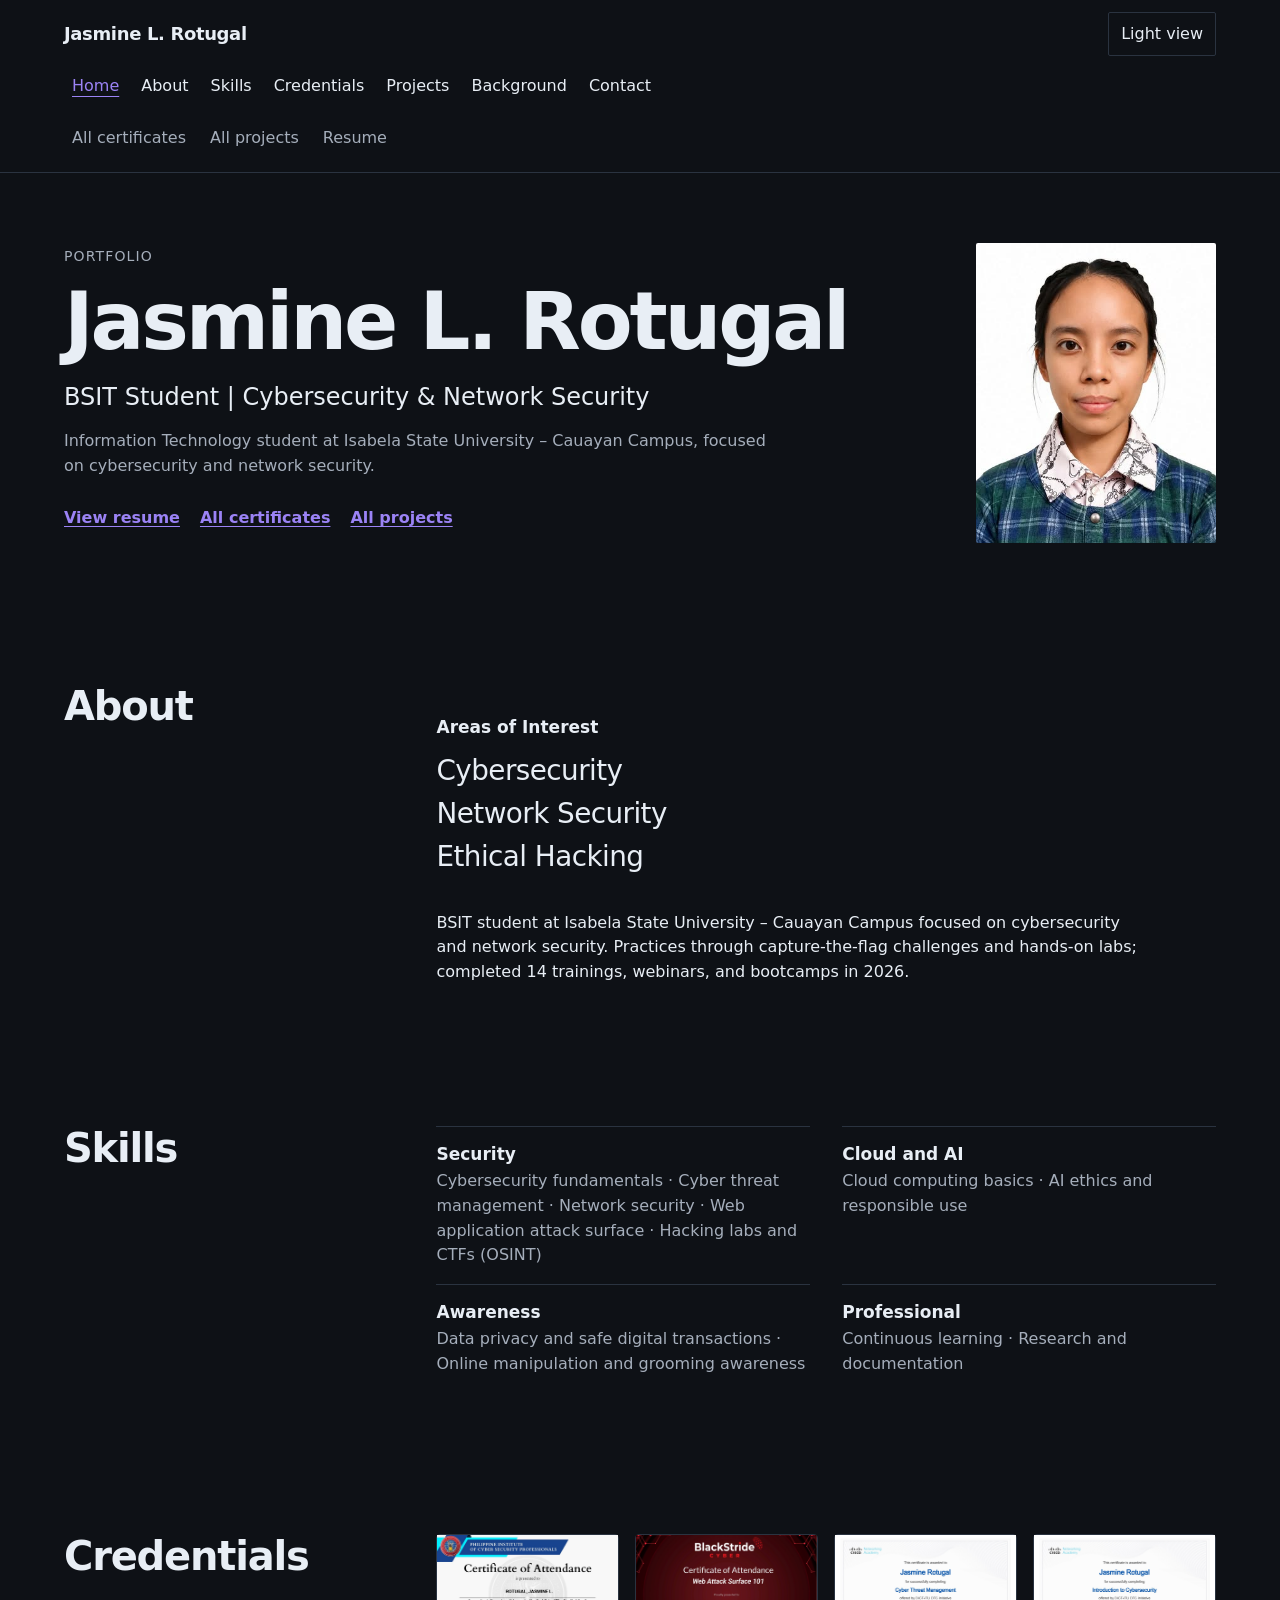
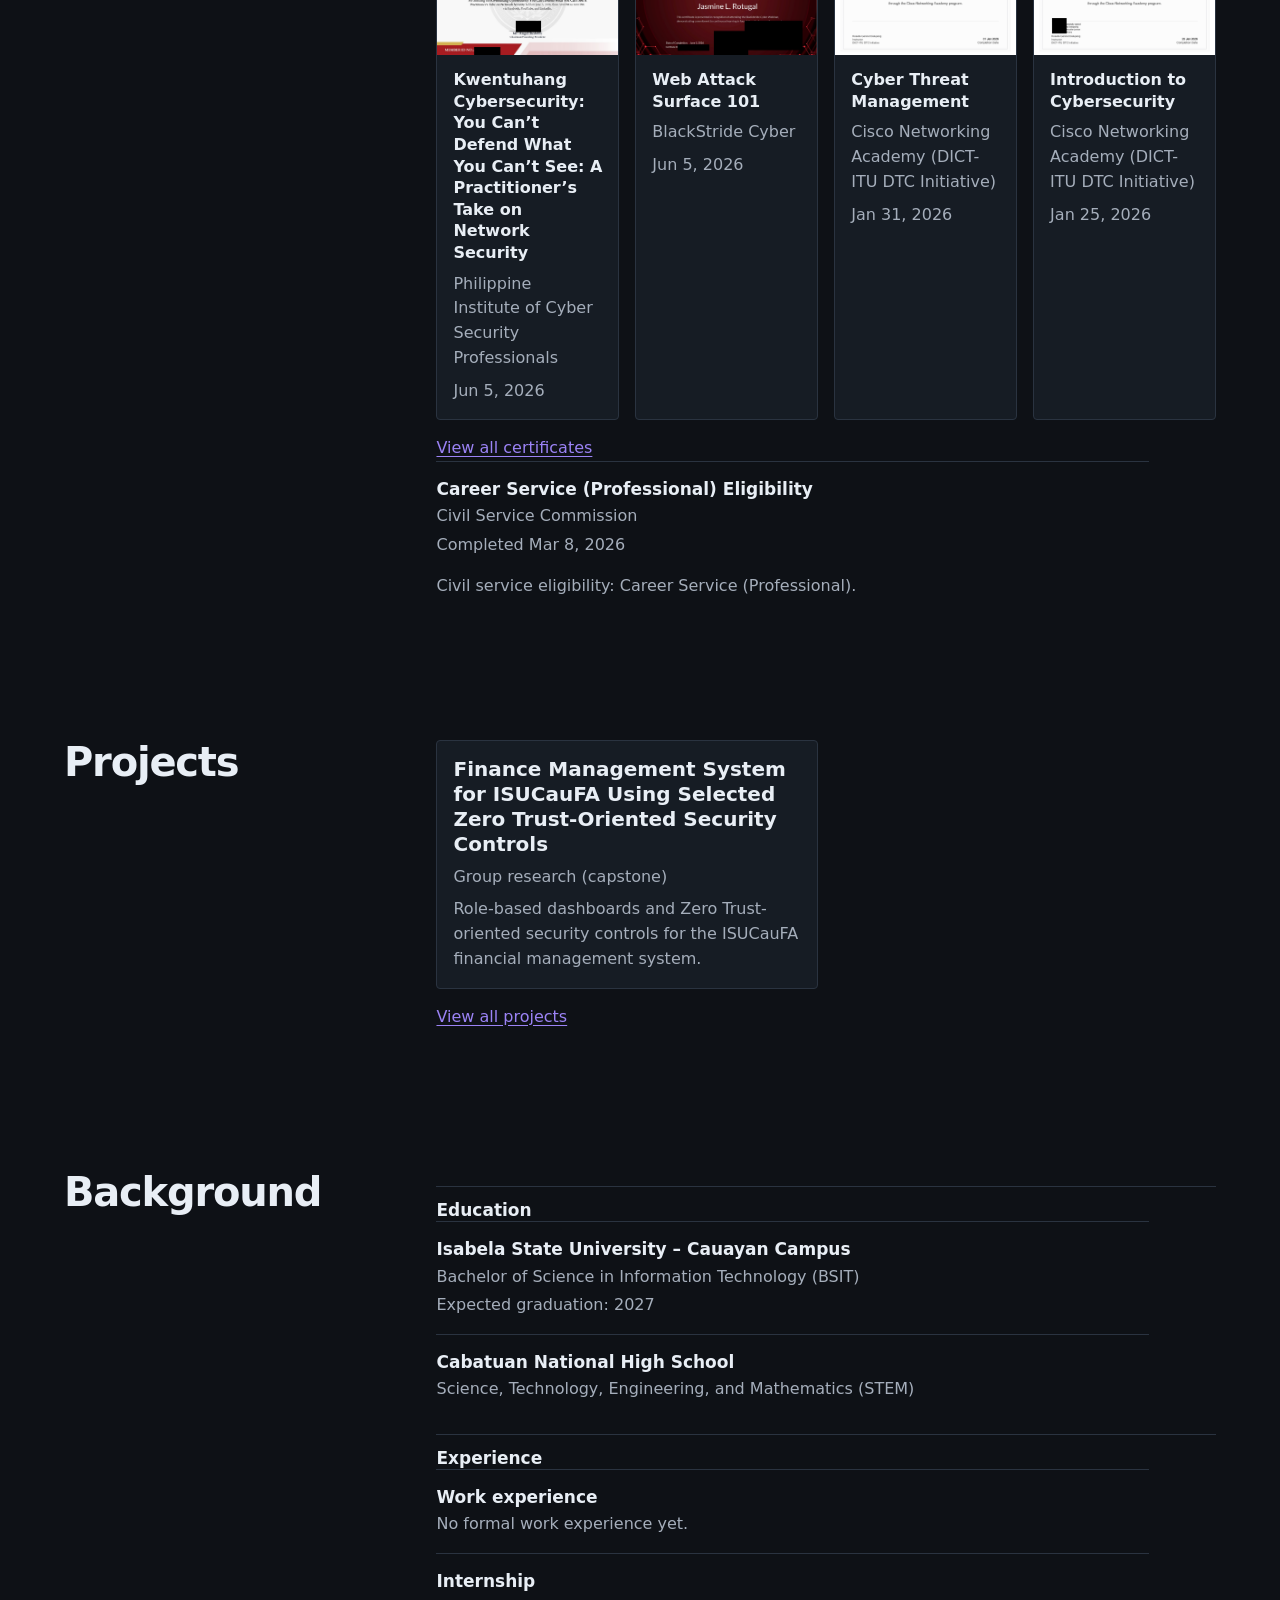
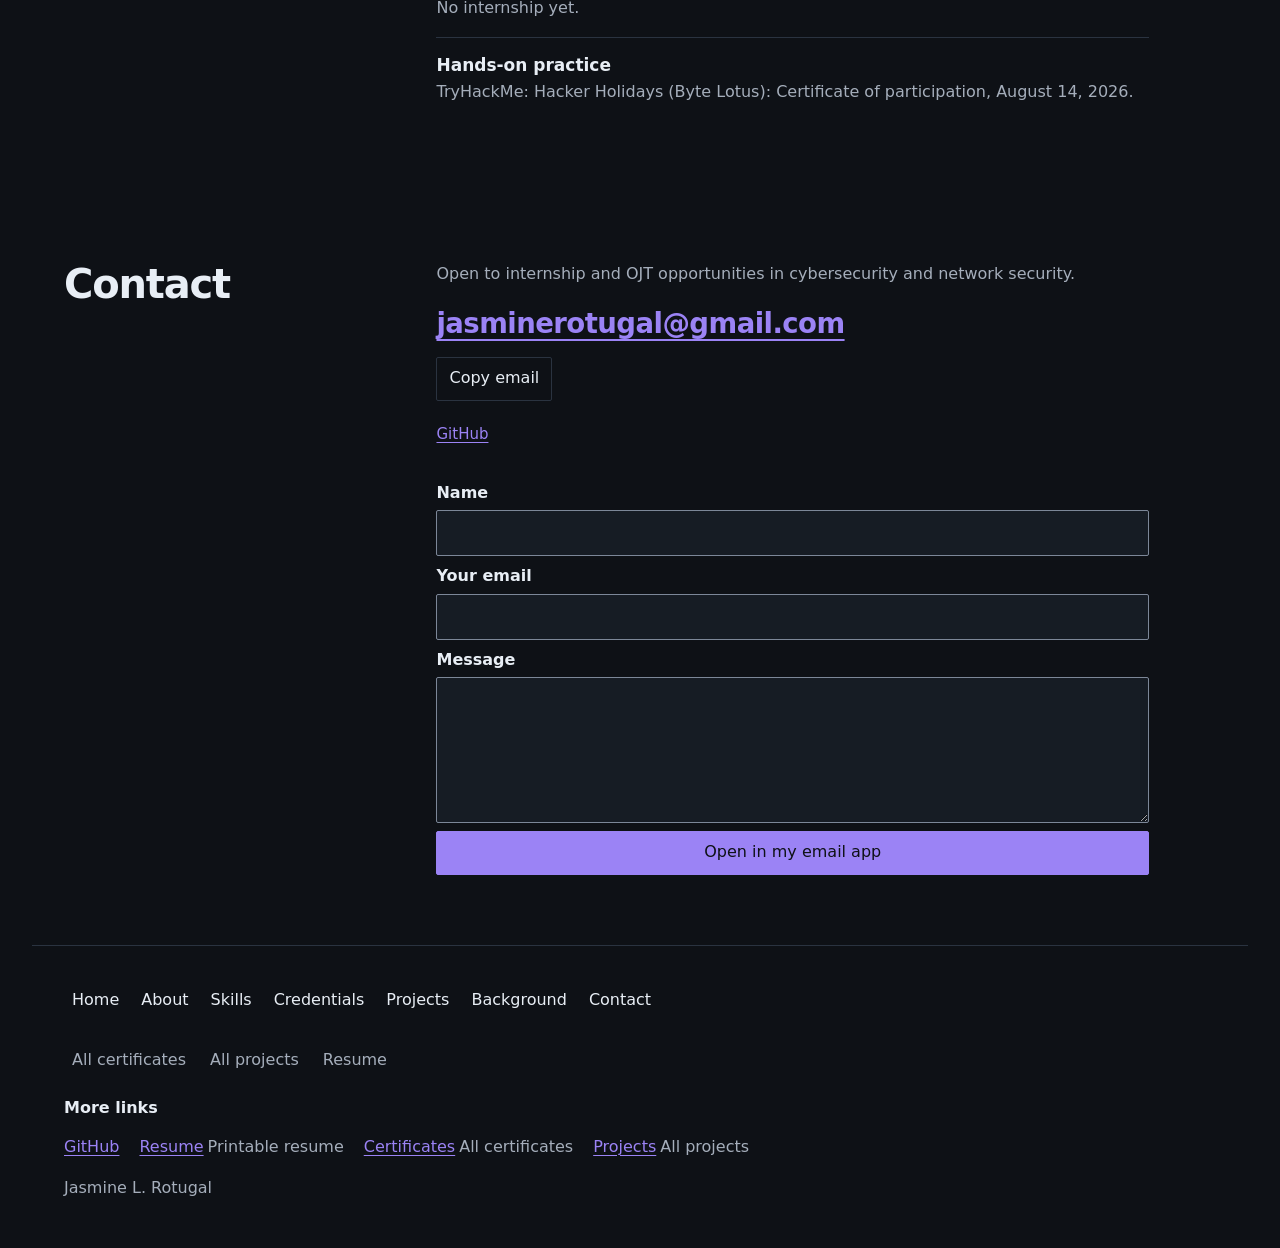
<file: index.html>
<!doctype html>
<html lang="en">
<head>
  <meta charset="utf-8">
  <meta name="viewport" content="width=device-width, initial-scale=1">
  <title>Jasmine L. Rotugal | Cybersecurity and Network Security</title>
  <meta name="description" content="Jasmine L. Rotugal, BSIT student focused on cybersecurity and network security.">
  <meta name="theme-color" content="#0E1116">
  <link rel="icon" href="favicon.svg" type="image/svg+xml">
  <link rel="stylesheet" href="css/styles.css">
  <meta property="og:title" content="Jasmine L. Rotugal | Cybersecurity and Network Security">
  <meta property="og:description" content="BSIT student focused on cybersecurity and network security.">
  <meta property="og:type" content="website">
  <meta property="og:url" content="SITE_URL_HERE/">
  <meta property="og:image" content="SITE_URL_HERE/assets/og-image.png">
  <meta name="twitter:card" content="summary_large_image">
  <script src="js/content.js"></script>
  <script src="js/app.js"></script>
</head>
<body>
  <a class="skip" href="#main">Skip to main content</a>
  <header class="site">
    <div class="bar">
      <a class="brand" href="#top" data-bind="person.name">Jasmine L. Rotugal</a>
      <button id="theme-toggle" class="theme-toggle" type="button" aria-pressed="false">Light view</button>
      <nav class="section-nav" aria-label="Main">
        <ul>
          <li><a href="#top" aria-current="page">Home</a></li>
          <li><a href="#about-sec">About</a></li>
          <li><a href="#skills-sec">Skills</a></li>
          <li><a href="#cred-sec">Credentials</a></li>
          <li><a href="#proj-sec">Projects</a></li>
          <li><a href="#background-sec">Background</a></li>
          <li><a href="#contact-sec">Contact</a></li>
        </ul>
      </nav>
      <nav class="page-nav" aria-label="Portfolio pages">
        <a href="certificates.html">All certificates</a>
        <a href="projects.html">All projects</a>
        <a href="resume.html">Resume</a>
      </nav>
    </div>
  </header>
  <main id="main">
    <section class="hero" id="top" aria-labelledby="person-name">
      <div class="wrap hero-layout">
        <div class="hero-copy">
          <p class="eyebrow">Portfolio</p>
          <h1 id="person-name" data-bind="person.name">Jasmine L. Rotugal</h1>
          <p class="headline" data-bind="person.headline">BSIT Student | Aspiring Cybersecurity &amp; Network Security Professional</p>
          <p class="intro" data-bind="person.intro">Information Technology student at Isabela State University – Cauayan Campus, focused on cybersecurity and network security.</p>
          <div class="hero-links">
            <a class="text-link" id="resume-btn" href="resume.html">View resume</a>
            <a class="text-link" href="certificates.html">All certificates</a>
            <a class="text-link" href="projects.html">All projects</a>
          </div>
        </div>
        <div id="hero-photo" class="hero-photo"></div>
      </div>
    </section>
    <section id="about-sec" aria-labelledby="h-about">
      <div class="wrap section-layout">
        <div class="section-label"><h2 id="h-about">About</h2></div>
        <div class="section-content">
          <p id="about-text" class="measure"></p>
          <div class="interest-block">
            <h3>Areas of Interest</h3>
            <div id="areas" class="interest-list"></div>
          </div>
          <div id="about-photo" class="about-photo"></div>
        </div>
      </div>
    </section>
    <section id="skills-sec" aria-labelledby="h-skills">
      <div class="wrap section-layout">
        <div class="section-label"><h2 id="h-skills">Skills</h2></div>
        <div class="section-content">
          <div id="skills" class="skill-list"></div>
        </div>
      </div>
    </section>
    <section id="cred-sec" aria-labelledby="h-cred">
      <div class="wrap section-layout">
        <div class="section-label"><h2 id="h-cred">Credentials</h2></div>
        <div class="section-content">
          <div id="credentials" class="credential-grid"></div>
          <p class="more-link"><a href="certificates.html">View all certificates</a></p>
          <div id="eligibility" class="plain-list"></div>
          <p class="meta" id="elig-note"></p>
        </div>
      </div>
    </section>
    <section id="proj-sec" aria-labelledby="h-proj">
      <div class="wrap section-layout">
        <div class="section-label"><h2 id="h-proj">Projects</h2></div>
        <div class="section-content">
          <div id="projects" class="project-grid"></div>
          <p class="more-link"><a href="projects.html">View all projects</a></p>
        </div>
      </div>
    </section>
    <section id="background-sec" aria-labelledby="h-background">
      <div class="wrap section-layout">
        <div class="section-label"><h2 id="h-background">Background</h2></div>
        <div class="section-content">
          <div id="education"></div>
          <div id="experience"></div>
          <div id="leadership"></div>
        </div>
      </div>
    </section>
    <section id="contact-sec" aria-labelledby="h-contact">
      <div class="wrap section-layout">
        <div class="section-label"><h2 id="h-contact">Contact</h2></div>
        <div class="section-content">
          <p id="contact-line" class="contact-line"></p>
          <div id="contact-info" class="contact-info"></div>
          <form id="contact-form" class="contact-form">
            <p><label for="cf-name">Name</label><input id="cf-name" name="name" required autocomplete="name"></p>
            <p><label for="cf-email">Your email</label><input id="cf-email" name="email" type="email" required autocomplete="email"></p>
            <p><label for="cf-msg">Message</label><textarea id="cf-msg" name="message" rows="5" required></textarea></p>
            <button class="btn primary" type="submit">Open in my email app</button>
          </form>
        </div>
      </div>
    </section>
    <a class="back-to-top" id="back-to-top" href="#top" hidden>Back to top</a>
  </main>
  <footer class="site">
    <div class="wrap footer-content">
      <nav class="section-nav" aria-label="Footer sections">
        <ul>
          <li><a href="#top">Home</a></li>
          <li><a href="#about-sec">About</a></li>
          <li><a href="#skills-sec">Skills</a></li>
          <li><a href="#cred-sec">Credentials</a></li>
          <li><a href="#proj-sec">Projects</a></li>
          <li><a href="#background-sec">Background</a></li>
          <li><a href="#contact-sec">Contact</a></li>
        </ul>
      </nav>
      <nav class="page-nav" aria-label="Portfolio pages">
        <a href="certificates.html">All certificates</a>
        <a href="projects.html">All projects</a>
        <a href="resume.html">Resume</a>
      </nav>
      <nav aria-label="More links">
        <h2 class="footer-heading">More links</h2>
        <ul id="more-links" class="more-links"></ul>
      </nav>
      <p class="footer-name" data-bind="person.name">Jasmine L. Rotugal</p>
    </div>
  </footer>
</body>
</html>
</file>
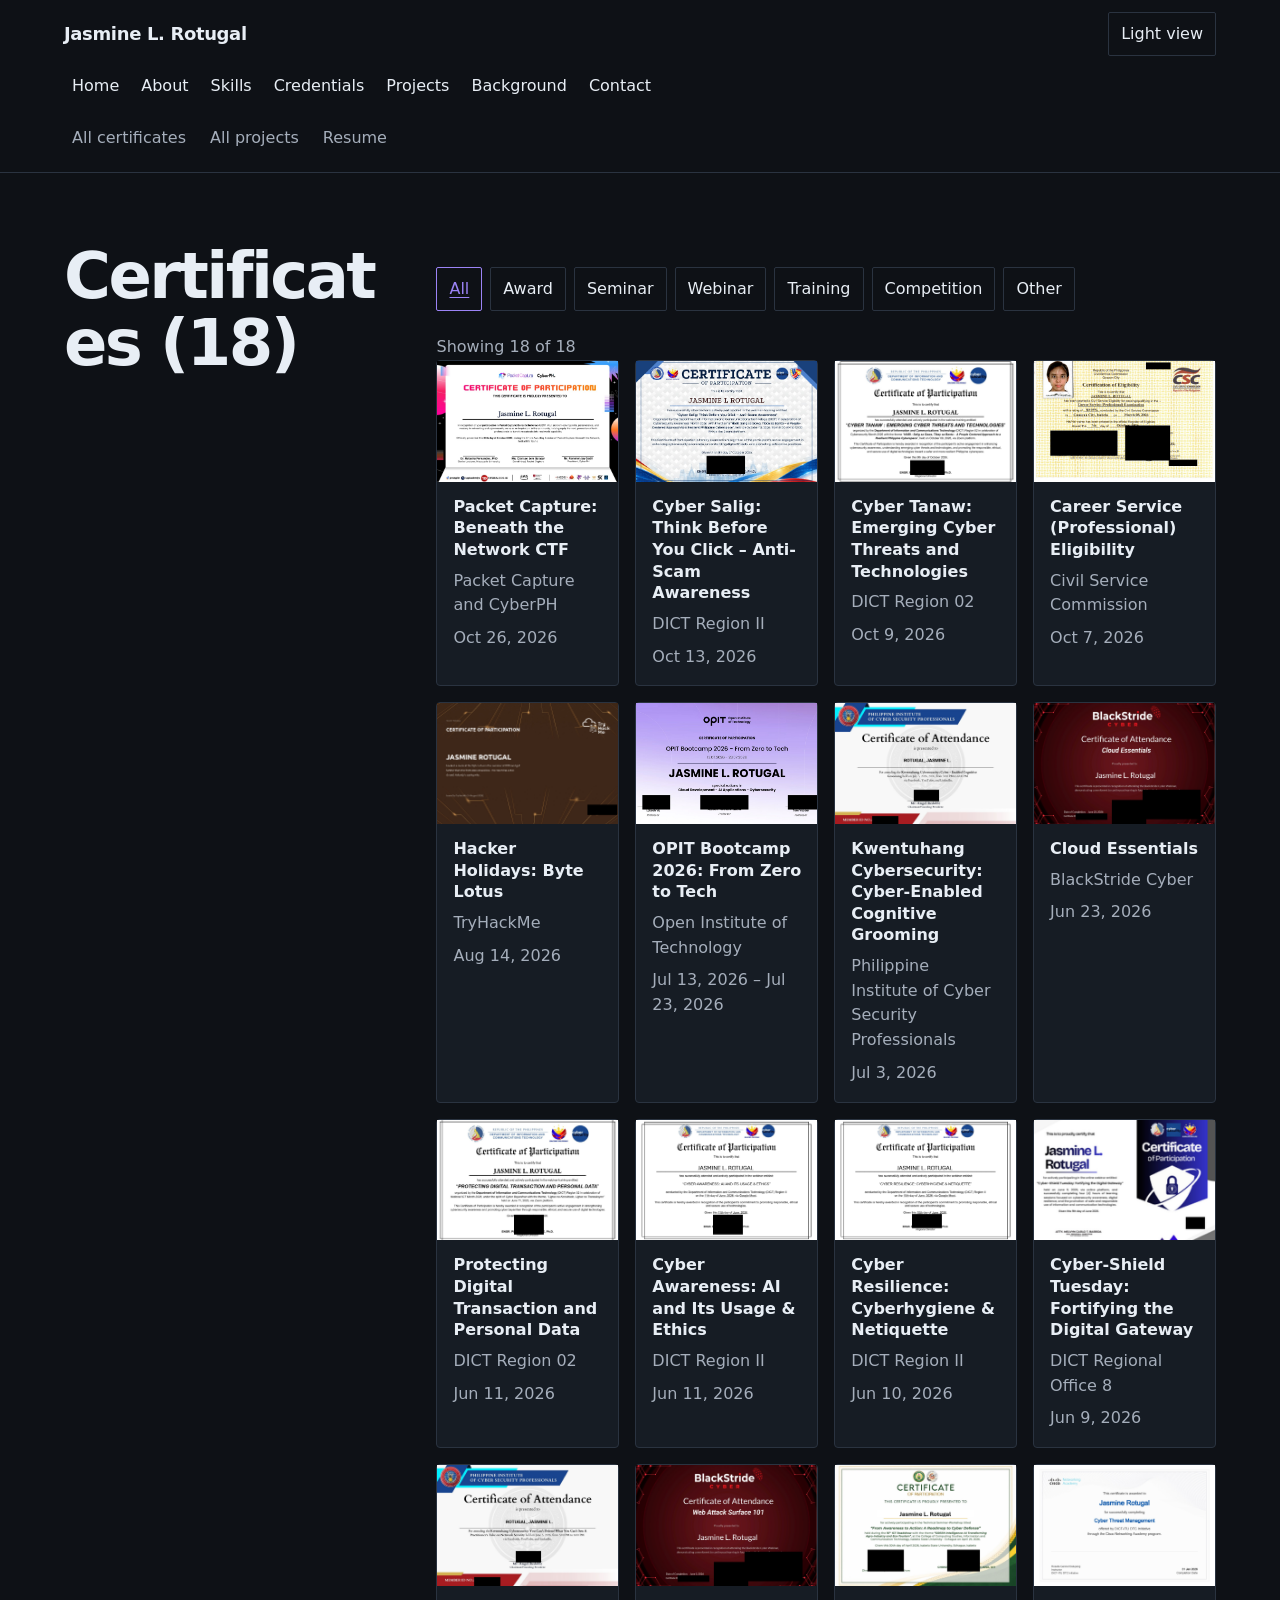
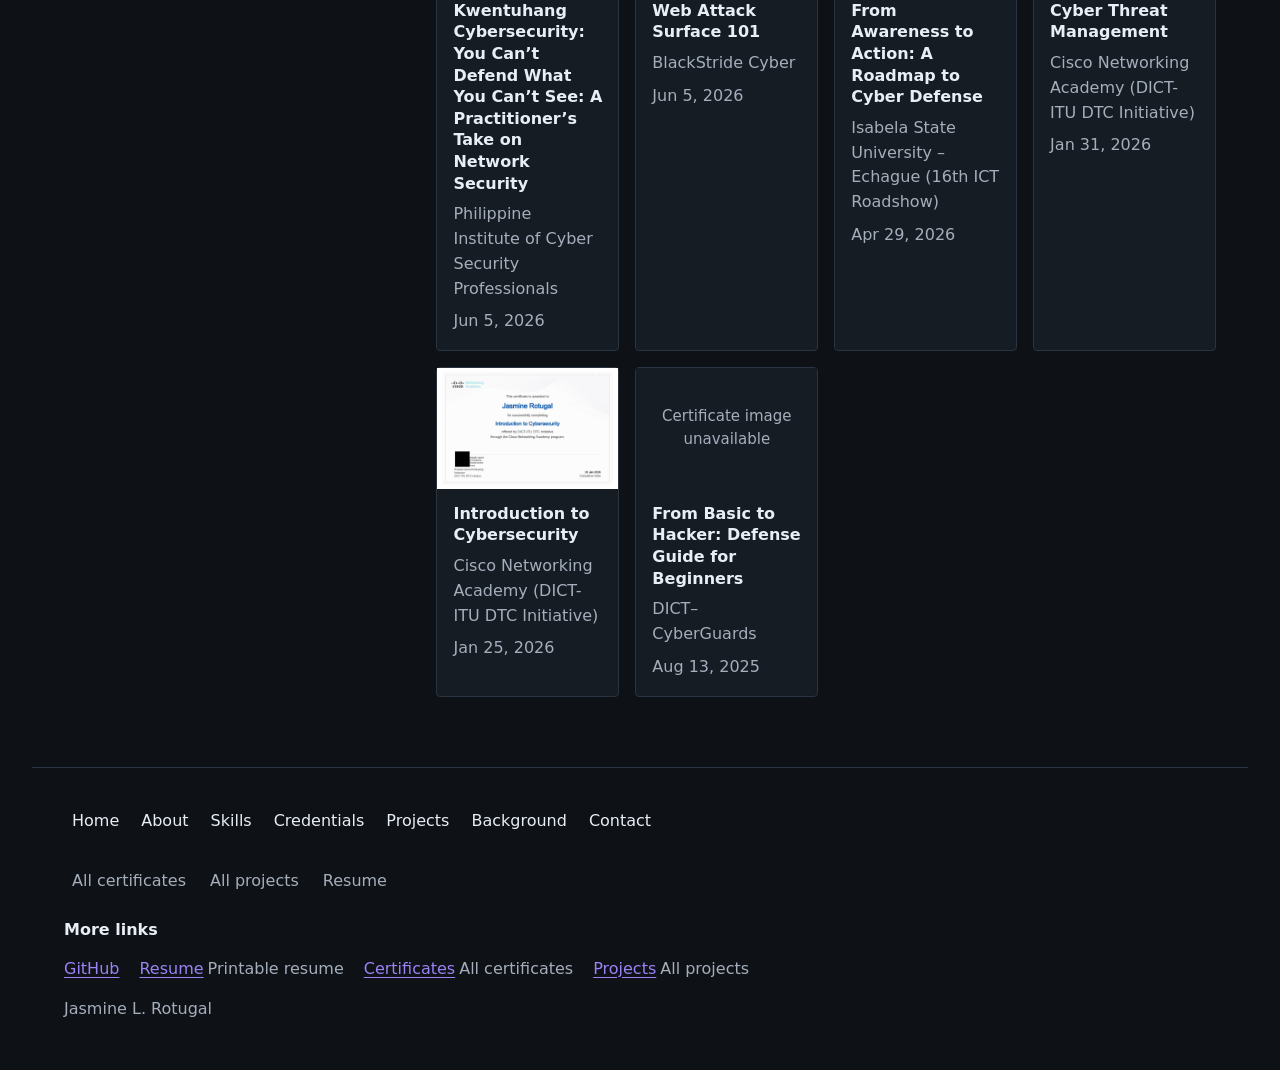
<file: certificates.html>
<!doctype html>
<html lang="en">
<head>
  <meta charset="utf-8">
  <meta name="viewport" content="width=device-width, initial-scale=1">
  <title>Certificates | Jasmine L. Rotugal</title>
  <meta name="description" content="Certificates, webinars, seminars and training completed by Jasmine L. Rotugal.">
  <meta name="theme-color" content="#0E1116">
  <link rel="icon" href="favicon.svg" type="image/svg+xml">
  <link rel="stylesheet" href="css/styles.css">
  <meta property="og:title" content="Certificates | Jasmine L. Rotugal">
  <meta property="og:description" content="Certificates, webinars, seminars and training completed by Jasmine L. Rotugal.">
  <meta property="og:type" content="website">
  <meta property="og:url" content="SITE_URL_HERE/certificates">
  <meta property="og:image" content="SITE_URL_HERE/assets/og-image.png">
  <meta name="twitter:card" content="summary_large_image">
  <script src="js/content.js"></script>
  <script src="js/app.js"></script>
</head>
<body>
  <a class="skip" href="#main">Skip to main content</a>
  <header class="site">
    <div class="bar">
      <a class="brand" href="index.html#top" data-bind="person.name">Jasmine L. Rotugal</a>
      <button id="theme-toggle" class="theme-toggle" type="button" aria-pressed="false">Light view</button>
      <nav class="section-nav" aria-label="Main">
        <ul>
          <li><a href="index.html#top">Home</a></li>
          <li><a href="index.html#about-sec">About</a></li>
          <li><a href="index.html#skills-sec">Skills</a></li>
          <li><a href="index.html#cred-sec">Credentials</a></li>
          <li><a href="index.html#proj-sec">Projects</a></li>
          <li><a href="index.html#background-sec">Background</a></li>
          <li><a href="index.html#contact-sec">Contact</a></li>
        </ul>
      </nav>
      <nav class="page-nav" aria-label="Portfolio pages">
        <a href="certificates.html" aria-current="page">All certificates</a>
        <a href="projects.html">All projects</a>
        <a href="resume.html">Resume</a>
      </nav>
    </div>
  </header>
  <main id="main">
    <section aria-labelledby="cert-heading">
      <div class="wrap section-layout">
        <div class="section-label"><h1 id="cert-heading">Certificates <span id="cert-count"></span></h1></div>
        <div class="section-content">
          <div id="filters" class="filters" role="group" aria-label="Filter by type"></div>
          <p id="cert-status" class="cert-status" aria-live="polite"></p>
          <div id="cert-list" class="credential-grid"></div>
        </div>
      </div>
    </section>
    <dialog id="modal" class="dialog" aria-labelledby="modal-title">
      <div id="modal-body"></div>
      <div class="dialog-actions"><button id="modal-close" class="btn" type="button">Close</button></div>
    </dialog>
  </main>
  <footer class="site">
    <div class="wrap footer-content">
      <nav class="section-nav" aria-label="Footer sections">
        <ul>
          <li><a href="index.html#top">Home</a></li>
          <li><a href="index.html#about-sec">About</a></li>
          <li><a href="index.html#skills-sec">Skills</a></li>
          <li><a href="index.html#cred-sec">Credentials</a></li>
          <li><a href="index.html#proj-sec">Projects</a></li>
          <li><a href="index.html#background-sec">Background</a></li>
          <li><a href="index.html#contact-sec">Contact</a></li>
        </ul>
      </nav>
      <nav class="page-nav" aria-label="Portfolio pages">
        <a href="certificates.html" aria-current="page">All certificates</a>
        <a href="projects.html">All projects</a>
        <a href="resume.html">Resume</a>
      </nav>
      <nav aria-label="More links">
        <h2 class="footer-heading">More links</h2>
        <ul id="more-links" class="more-links"></ul>
      </nav>
      <p class="footer-name" data-bind="person.name">Jasmine L. Rotugal</p>
    </div>
  </footer>
</body>
</html>
</file>
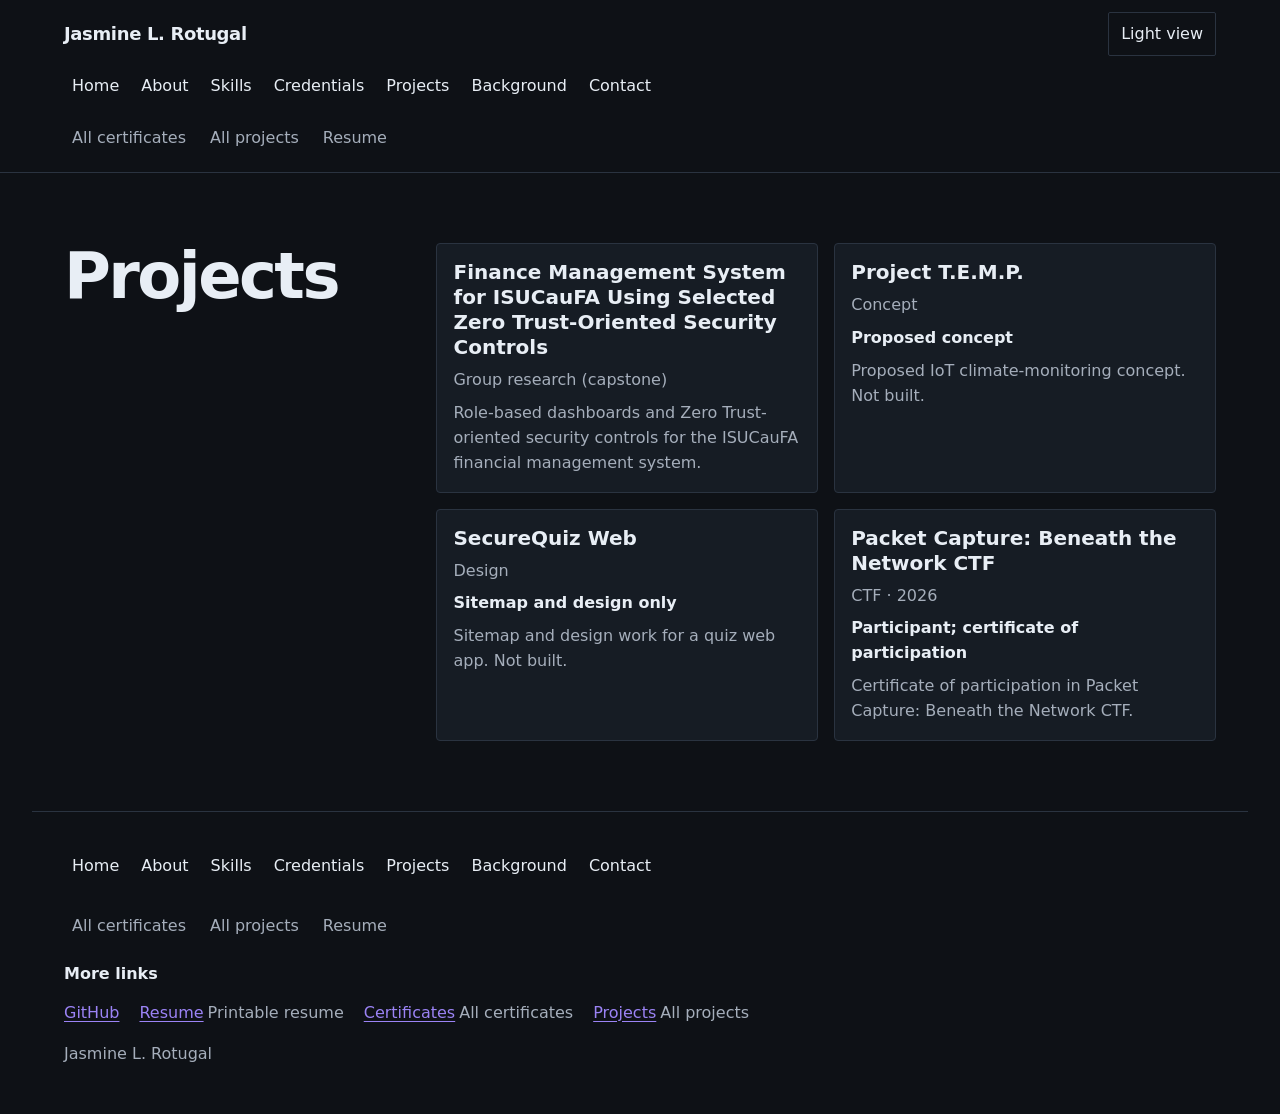
<file: projects.html>
<!doctype html>
<html lang="en">
<head>
  <meta charset="utf-8">
  <meta name="viewport" content="width=device-width, initial-scale=1">
  <title>Projects | Jasmine L. Rotugal</title>
  <meta name="description" content="Projects by Jasmine L. Rotugal with honest status labels.">
  <meta name="theme-color" content="#0E1116">
  <link rel="icon" href="favicon.svg" type="image/svg+xml">
  <link rel="stylesheet" href="css/styles.css">
  <meta property="og:title" content="Projects | Jasmine L. Rotugal">
  <meta property="og:description" content="Projects by Jasmine L. Rotugal with honest status labels.">
  <meta property="og:type" content="website">
  <meta property="og:url" content="SITE_URL_HERE/projects">
  <meta property="og:image" content="SITE_URL_HERE/assets/og-image.png">
  <meta name="twitter:card" content="summary_large_image">
  <script src="js/content.js"></script>
  <script src="js/app.js"></script>
</head>
<body>
  <a class="skip" href="#main">Skip to main content</a>
  <header class="site">
    <div class="bar">
      <a class="brand" href="index.html#top" data-bind="person.name">Jasmine L. Rotugal</a>
      <button id="theme-toggle" class="theme-toggle" type="button" aria-pressed="false">Light view</button>
      <nav class="section-nav" aria-label="Main">
        <ul>
          <li><a href="index.html#top">Home</a></li>
          <li><a href="index.html#about-sec">About</a></li>
          <li><a href="index.html#skills-sec">Skills</a></li>
          <li><a href="index.html#cred-sec">Credentials</a></li>
          <li><a href="index.html#proj-sec">Projects</a></li>
          <li><a href="index.html#background-sec">Background</a></li>
          <li><a href="index.html#contact-sec">Contact</a></li>
        </ul>
      </nav>
      <nav class="page-nav" aria-label="Portfolio pages">
        <a href="certificates.html">All certificates</a>
        <a href="projects.html" aria-current="page">All projects</a>
        <a href="resume.html">Resume</a>
      </nav>
    </div>
  </header>
  <main id="main">
    <section aria-labelledby="projects-heading">
      <div class="wrap section-layout">
        <div class="section-label"><h1 id="projects-heading">Projects</h1></div>
        <div class="section-content">
          <div id="project-list" class="project-grid"></div>
        </div>
      </div>
    </section>
  </main>
  <footer class="site">
    <div class="wrap footer-content">
      <nav class="section-nav" aria-label="Footer sections">
        <ul>
          <li><a href="index.html#top">Home</a></li>
          <li><a href="index.html#about-sec">About</a></li>
          <li><a href="index.html#skills-sec">Skills</a></li>
          <li><a href="index.html#cred-sec">Credentials</a></li>
          <li><a href="index.html#proj-sec">Projects</a></li>
          <li><a href="index.html#background-sec">Background</a></li>
          <li><a href="index.html#contact-sec">Contact</a></li>
        </ul>
      </nav>
      <nav class="page-nav" aria-label="Portfolio pages">
        <a href="certificates.html">All certificates</a>
        <a href="projects.html" aria-current="page">All projects</a>
        <a href="resume.html">Resume</a>
      </nav>
      <nav aria-label="More links">
        <h2 class="footer-heading">More links</h2>
        <ul id="more-links" class="more-links"></ul>
      </nav>
      <p class="footer-name" data-bind="person.name">Jasmine L. Rotugal</p>
    </div>
  </footer>
</body>
</html>
</file>
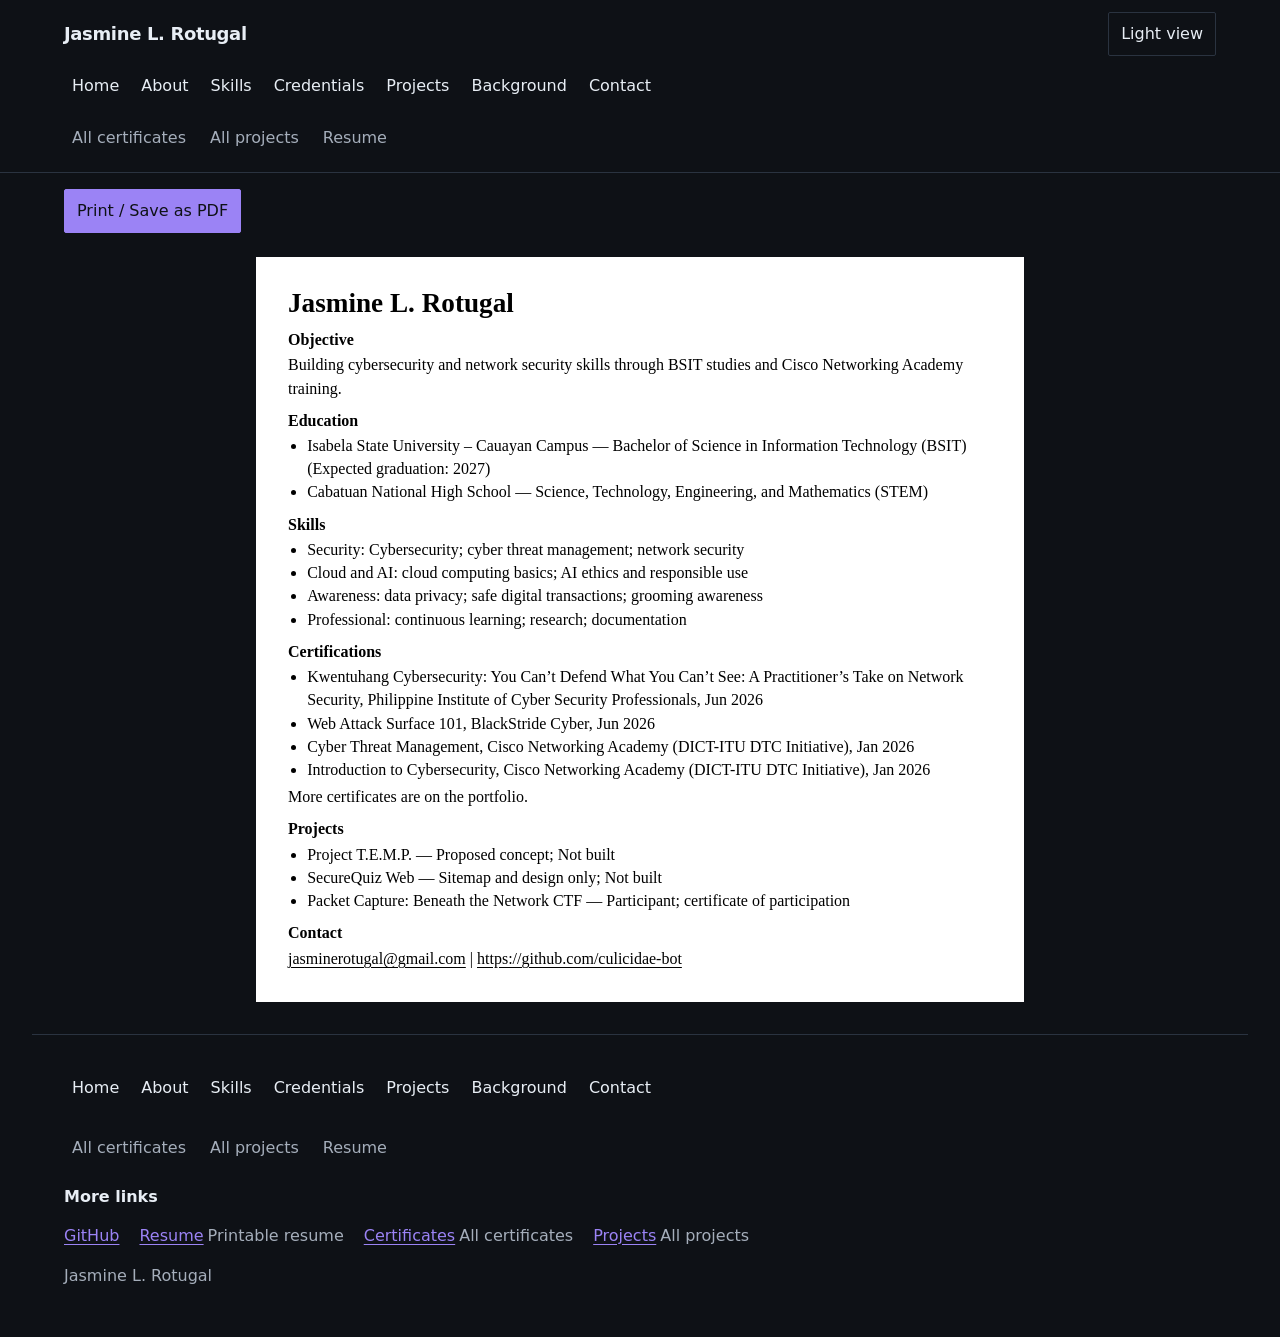
<file: resume.html>
<!doctype html>
<html lang="en">
<head>
  <meta charset="utf-8">
  <meta name="viewport" content="width=device-width, initial-scale=1">
  <title>Resume | Jasmine L. Rotugal</title>
  <meta name="description" content="Resume of Jasmine L. Rotugal, BSIT student focused on cybersecurity and network security.">
  <meta name="theme-color" content="#0E1116">
  <link rel="icon" href="favicon.svg" type="image/svg+xml">
  <link rel="stylesheet" href="css/styles.css">
  <meta property="og:title" content="Resume | Jasmine L. Rotugal">
  <meta property="og:description" content="Resume of Jasmine L. Rotugal, BSIT student focused on cybersecurity and network security.">
  <meta property="og:type" content="website">
  <meta property="og:url" content="SITE_URL_HERE/resume">
  <meta property="og:image" content="SITE_URL_HERE/assets/og-image.png">
  <meta name="twitter:card" content="summary_large_image">
  <script src="js/content.js"></script>
  <script src="js/app.js"></script>
</head>
<body>
  <a class="skip" href="#main">Skip to main content</a>
  <header class="site">
    <div class="bar">
      <a class="brand" href="index.html#top" data-bind="person.name">Jasmine L. Rotugal</a>
      <button id="theme-toggle" class="theme-toggle" type="button" aria-pressed="false">Light view</button>
      <nav class="section-nav" aria-label="Main">
        <ul>
          <li><a href="index.html#top">Home</a></li>
          <li><a href="index.html#about-sec">About</a></li>
          <li><a href="index.html#skills-sec">Skills</a></li>
          <li><a href="index.html#cred-sec">Credentials</a></li>
          <li><a href="index.html#proj-sec">Projects</a></li>
          <li><a href="index.html#background-sec">Background</a></li>
          <li><a href="index.html#contact-sec">Contact</a></li>
        </ul>
      </nav>
      <nav class="page-nav" aria-label="Portfolio pages">
        <a href="certificates.html">All certificates</a>
        <a href="projects.html">All projects</a>
        <a href="resume.html" aria-current="page">Resume</a>
      </nav>
    </div>
  </header>
  <main id="main">
    <div class="wrap actions"><button id="print-btn" class="btn primary" type="button">Print / Save as PDF</button></div>
    <article class="sheet" aria-label="Resume">
      <h1 data-bind="person.name">Jasmine L. Rotugal</h1>
      <div id="resume-body"></div>
    </article>
  </main>
  <footer class="site">
    <div class="wrap footer-content">
      <nav class="section-nav" aria-label="Footer sections">
        <ul>
          <li><a href="index.html#top">Home</a></li>
          <li><a href="index.html#about-sec">About</a></li>
          <li><a href="index.html#skills-sec">Skills</a></li>
          <li><a href="index.html#cred-sec">Credentials</a></li>
          <li><a href="index.html#proj-sec">Projects</a></li>
          <li><a href="index.html#background-sec">Background</a></li>
          <li><a href="index.html#contact-sec">Contact</a></li>
        </ul>
      </nav>
      <nav class="page-nav" aria-label="Portfolio pages">
        <a href="certificates.html">All certificates</a>
        <a href="projects.html">All projects</a>
        <a href="resume.html" aria-current="page">Resume</a>
      </nav>
      <nav aria-label="More links">
        <h2 class="footer-heading">More links</h2>
        <ul id="more-links" class="more-links"></ul>
      </nav>
      <p class="footer-name" data-bind="person.name">Jasmine L. Rotugal</p>
    </div>
  </footer>
</body>
</html>
</file>
<file: css/styles.css>
/* THEMES: edit colors here only */
:root,[data-theme=graphite]{--bg:#0E1116;--surface:#161C24;--ink:#E8EEF5;--soft:#A5AEBB;--accent:#9B83F5;--on-accent:#0E1116;--line:#7C8798;--edge:#2A3340;--focus:#9B83F5;--paper:#fff;--paper-ink:#000}
[data-theme=midnight]{--bg:#0B1120;--surface:#121A2E;--ink:#E8EEF5;--soft:#A5AEBB;--accent:#9B83F5;--on-accent:#0E1116;--line:#7C8798;--edge:#243049;--focus:#9B83F5}
[data-theme=ivory]{--bg:#F7F5F0;--surface:#F0EEE8;--ink:#14121C;--soft:#5E5A6B;--accent:#5B3FC4;--on-accent:#FFFFFF;--line:#77728A;--edge:#D9D5CB;--focus:#5B3FC4}
*{box-sizing:border-box}
html{scroll-padding-top:1rem}
body{margin:0;background:var(--bg);color:var(--ink);font:1rem/1.55 system-ui,-apple-system,"Segoe UI",Roboto,Arial,sans-serif}
h1,h2,h3,p{margin:0}
h1{font-size:clamp(2.5rem,1.65rem + 4.2vw,5rem);font-weight:600;letter-spacing:-.04em;line-height:1.04;overflow-wrap:anywhere}
main section:not(.hero) h1{font-size:clamp(2.5rem,2rem + 2.5vw,4rem)}
h2{font-size:clamp(1.75rem,1.4rem + 1.4vw,2.5rem);font-weight:600;letter-spacing:-.03em;line-height:1.1;overflow-wrap:anywhere}
h3{font-size:1.0625rem;font-weight:600;line-height:1.3}
img{display:block;max-width:100%;height:auto}
[hidden]{display:none!important}
a{color:var(--accent);text-underline-offset:.2em;overflow-wrap:anywhere}
button,input,textarea{font:inherit}
:focus-visible{outline:3px solid var(--focus);outline-offset:3px}
.wrap{width:min(100%,76rem);margin-inline:auto;padding-inline:clamp(1rem,3vw,2rem)}
.measure,.intro,.headline,.contact-line-copy,.contact-form{max-width:70ch}
.skip{position:absolute;z-index:10;top:-6rem;left:.75rem;min-height:44px;padding:.65rem 1rem;background:var(--accent);color:var(--on-accent)}
.skip:focus{top:.75rem}
.back-to-top{position:fixed;right:clamp(1rem,3vw,2rem);bottom:calc(1rem + env(safe-area-inset-bottom,0px));z-index:5;display:inline-flex;min-height:44px;align-items:center;padding:.6rem .85rem;border:1px solid var(--line);border-radius:2px;background:var(--surface);color:var(--ink);font-weight:600;text-decoration:none}
.back-to-top:hover{border-color:var(--accent);color:var(--accent)}
header.site{border-bottom:1px solid var(--edge)}
.bar{display:grid;grid-template-columns:minmax(0,1fr) auto;gap:.5rem 1.5rem;align-items:center;width:min(100%,76rem);margin-inline:auto;padding:.75rem clamp(1rem,3vw,2rem)}
.brand{min-width:0;color:var(--ink);font-size:1.125rem;font-weight:600;letter-spacing:-.02em;text-decoration:none}
.theme-toggle,.copy-button,.filter-button,.btn{display:inline-flex;min-width:44px;min-height:44px;align-items:center;justify-content:center;padding:.5rem .75rem;border:1px solid var(--edge);border-radius:2px;background:transparent;color:var(--ink);text-align:center;text-decoration:none;cursor:pointer}
.theme-toggle:hover,.copy-button:hover,.filter-button:hover,.btn:hover{border-color:var(--accent);color:var(--accent)}
.section-nav,.page-nav{min-width:0}
.section-nav{grid-column:1/-1}
.section-nav ul{display:flex;flex-wrap:wrap;gap:.125rem .375rem;margin:0;padding:0;list-style:none}
.section-nav a,.page-nav a{display:inline-flex;min-height:44px;align-items:center;padding:.4rem .5rem;color:var(--ink);text-decoration:none}
.section-nav a:hover,.page-nav a:hover{color:var(--accent)}
.section-nav a[aria-current=page]{color:var(--accent);text-decoration:underline;text-underline-offset:.3rem}
.page-nav{display:flex;flex-wrap:wrap;gap:.125rem .5rem;grid-column:1/-1}
.page-nav a{color:var(--soft)}
main>section{padding:clamp(48px,5.5vw,72px) 0;scroll-margin-top:1rem}
.section-layout{display:grid;grid-template-columns:minmax(0,3fr) minmax(0,7fr);gap:clamp(1.5rem,3vw,2.5rem);align-items:start}
.section-label,.section-content{min-width:0}
.section-label h2{max-width:12ch}
.section-content{max-width:none}
.eyebrow{color:var(--soft);font-size:.875rem;letter-spacing:.08em;text-transform:uppercase}
.hero-layout{display:grid;grid-template-columns:minmax(0,1fr) 240px;gap:clamp(2rem,7vw,6rem);align-items:center}
.hero-copy{min-width:0;max-width:52rem}
.hero-copy h1{margin-top:.75rem}
.headline{margin-top:1.125rem;font-size:clamp(1.25rem,1rem + 1.1vw,1.5rem);font-weight:500;line-height:1.35}
.intro{margin-top:1rem;color:var(--soft)}
.hero-links{display:flex;flex-wrap:wrap;gap:.25rem 1.25rem;margin-top:1.125rem}
.text-link{display:inline-flex;min-height:44px;align-items:center;color:var(--accent);font-weight:600}
.photo{width:240px;aspect-ratio:4/5;object-fit:cover;border-radius:2px}
.about-photo{margin-top:2rem}
.interest-block{margin-top:2rem}
.interest-block h3{margin-bottom:.75rem}
.interest-list{display:grid}
.interest-line{padding:.25rem 0;font-size:clamp(1.375rem,1.1rem + .8vw,1.75rem);font-weight:500;letter-spacing:-.02em;line-height:1.25;overflow-wrap:anywhere}
.skill-list,.plain-list{display:grid}
.skill-list{grid-template-columns:minmax(0,1fr)}
.plain-row{min-width:0;max-width:70ch;padding:1rem 0;border-top:1px solid var(--edge)}
.row-title{overflow-wrap:anywhere}
.row-copy{margin-top:.25rem;color:var(--soft);overflow-wrap:anywhere}
.credential-grid,.project-grid{display:grid;grid-template-columns:minmax(0,1fr);gap:1rem;align-items:stretch}
.credential-card,.project-card{min-width:0;border:1px solid var(--edge);border-radius:4px;background:var(--surface);color:var(--ink)}
.credential-card{display:flex;width:100%;height:100%;flex-direction:column;align-items:stretch;padding:0;text-align:left;cursor:pointer}
.credential-card:hover,.project-card:hover{border-color:var(--accent)}
.credential-media{position:relative;display:block;width:100%;aspect-ratio:3/2;overflow:hidden;background:var(--surface)}
.credential-media img{width:100%;height:100%;object-fit:cover}
.credential-media.is-missing{display:grid;place-items:center;padding:1rem;color:var(--soft);font-size:.9375rem;text-align:center}
.credential-title,.credential-issuer,.credential-date{display:block;margin-inline:1rem;overflow-wrap:anywhere}
.credential-title{margin-top:.875rem;font-size:1rem;font-weight:600;line-height:1.35}
.credential-issuer{margin-top:.5rem;color:var(--soft)}
.credential-date{margin-top:.5rem;margin-bottom:1rem;color:var(--soft)}
.more-link{margin-top:1rem}
.meta{color:var(--soft)}
.project-card{padding:1rem}
.project-title{font-size:1.25rem;line-height:1.25}
.project-meta,.project-status,.project-summary,.project-detail{margin-top:.5rem;overflow-wrap:anywhere}
.project-meta,.project-summary,.project-detail{color:var(--soft)}
.project-status{font-weight:600}
.subsection-heading{margin-top:1rem;padding-top:.75rem;border-top:1px solid var(--edge)}
.project-card img{width:100%;height:auto;margin-top:1rem;aspect-ratio:8/5;object-fit:cover}
.background-group+.background-group{margin-top:2rem}
.contact-line{max-width:70ch;margin-bottom:1.25rem;color:var(--soft)}
.contact-info{display:flex;flex-direction:column;align-items:flex-start;gap:.75rem}
.contact-email{display:block;max-width:100%;font-size:clamp(1.25rem,1rem + .9vw,1.75rem);font-weight:600;letter-spacing:-.02em;line-height:1.25;overflow-wrap:anywhere}
.copy-button{margin-top:.25rem}
.social-links{display:flex;flex-wrap:wrap;gap:.25rem 1.25rem}
.social-links a{display:inline-flex;min-height:44px;align-items:center;font-size:.9375rem}
.contact-form{display:grid;gap:.5rem;margin-top:1.5rem}
.contact-form p{min-width:0}
.contact-form label{display:block;margin-bottom:.3rem;font-weight:600}
.contact-form input,.contact-form textarea{display:block;width:100%;min-height:44px;padding:.6rem .7rem;border:1px solid var(--line);border-radius:2px;background:var(--surface);color:var(--ink)}
.contact-form textarea{min-height:8rem;resize:vertical}
.btn.primary{border-color:var(--accent);background:var(--accent);color:var(--on-accent)}
.btn.primary:hover{background:var(--accent);color:var(--on-accent)}
.filters{display:flex;flex-wrap:wrap;gap:.5rem;margin-block:1.5rem}
.filter-button[aria-pressed=true]{border-color:var(--accent);color:var(--accent);text-decoration:underline;text-underline-offset:.2rem}
.cert-status{min-height:1.5em;color:var(--soft)}
.dialog{width:min(54rem,calc(100vw - 2rem));max-height:calc(100vh - 2rem);overflow:auto;padding:clamp(1rem,3vw,2rem);border:1px solid var(--edge);border-radius:4px;background:var(--surface);color:var(--ink)}
.dialog::backdrop{background:var(--bg);opacity:.85}
.dialog-title{font-size:clamp(1.5rem,1.2rem + 1.5vw,2rem);overflow-wrap:anywhere}
.dialog .meta{margin-top:.75rem}
.dialog-media{margin-top:1.25rem;aspect-ratio:auto;overflow:visible}
.dialog-media.is-missing{min-height:12rem}
.dialog-media img{width:100%;height:auto;object-fit:contain}
.dialog-actions{display:flex;justify-content:flex-end;margin-top:1rem}
.footer-content{display:grid;gap:1rem;padding-block:2rem;border-top:1px solid var(--edge)}
footer.site{padding-bottom:1rem}
.footer-name{color:var(--soft)}
.footer-heading{font-size:1rem;font-weight:600;letter-spacing:normal;line-height:1.3}
.more-links{display:flex;flex-wrap:wrap;gap:.25rem 1.25rem;margin:1rem 0 0;padding:0;list-style:none}
.more-links li{display:flex;flex-wrap:wrap;gap:.25rem}
.sheet{max-width:48rem;margin:1.5rem auto 2rem;padding:2rem;background:var(--paper);color:var(--paper-ink);font-family:Georgia,"Times New Roman",serif;line-height:1.45}
.sheet h1{font-size:1.7rem;letter-spacing:normal;line-height:1.1}
.sheet h2{margin-bottom:.25rem;font-size:1rem;letter-spacing:normal;line-height:1.15}
.resume-section{margin-top:.75rem}
.resume-list{margin:.25rem 0;padding-left:1.2rem}
.resume-section p{overflow-wrap:anywhere}
.sheet a{color:var(--paper-ink)}
.actions{padding-top:1rem}
@media (min-width:600px){
  .credential-grid,.project-grid{grid-template-columns:repeat(2,minmax(0,1fr))}
}
@media (min-width:1100px){
  .credential-grid{grid-template-columns:repeat(4,minmax(0,1fr))}
  .skill-list{grid-template-columns:repeat(2,minmax(0,1fr));column-gap:2rem}
}
@media (max-width:899px){
  .section-layout{grid-template-columns:minmax(0,1fr);gap:1.25rem}
  .section-label h2{max-width:none}
  .hero-layout{grid-template-columns:minmax(0,1fr);gap:1.75rem}
  .photo{width:160px}
  .hero-photo{grid-row:2}
}
@media (max-width:599px){
  .bar{column-gap:.75rem}
  .brand{font-size:1rem}
  .section-nav ul{gap:0}
  .section-nav a{padding-inline:.4rem}
  .page-nav a{padding-inline:.4rem}
  .sheet{margin:1rem auto;padding:1.25rem}
}
@media (prefers-reduced-motion:reduce){
  *,*::before,*::after{scroll-behavior:auto!important;animation-duration:.01ms!important;animation-iteration-count:1!important;transition-duration:.01ms!important}
}
@page{size:A4;margin:20mm}
@media print{
  .skip,.back-to-top,header.site,footer.site,.actions{display:none!important}
  body{background:#fff;color:#000;font-family:Arial,sans-serif;font-size:10.5pt;line-height:1.2}
  .sheet{max-width:none;margin:0;padding:0;background:#fff;color:#000;font:10.5pt/1.2 Arial,sans-serif}
  .sheet h1{margin:0 0 4pt;font:700 15pt/1.15 Arial,sans-serif}
  .sheet h2{margin:6pt 0 2pt;padding:0;border:0;font:700 10.5pt/1.15 Arial,sans-serif;break-after:avoid;page-break-after:avoid}
  .resume-section{margin-top:4pt}
  .sheet ul{margin:0;padding-left:14pt;list-style-type:disc}
  .sheet li{margin:0 0 1.5pt;break-inside:avoid;page-break-inside:avoid}
  .sheet p{max-width:none;margin:0 0 2pt}
  .sheet a{color:#000;text-decoration:underline}
}
</file>
